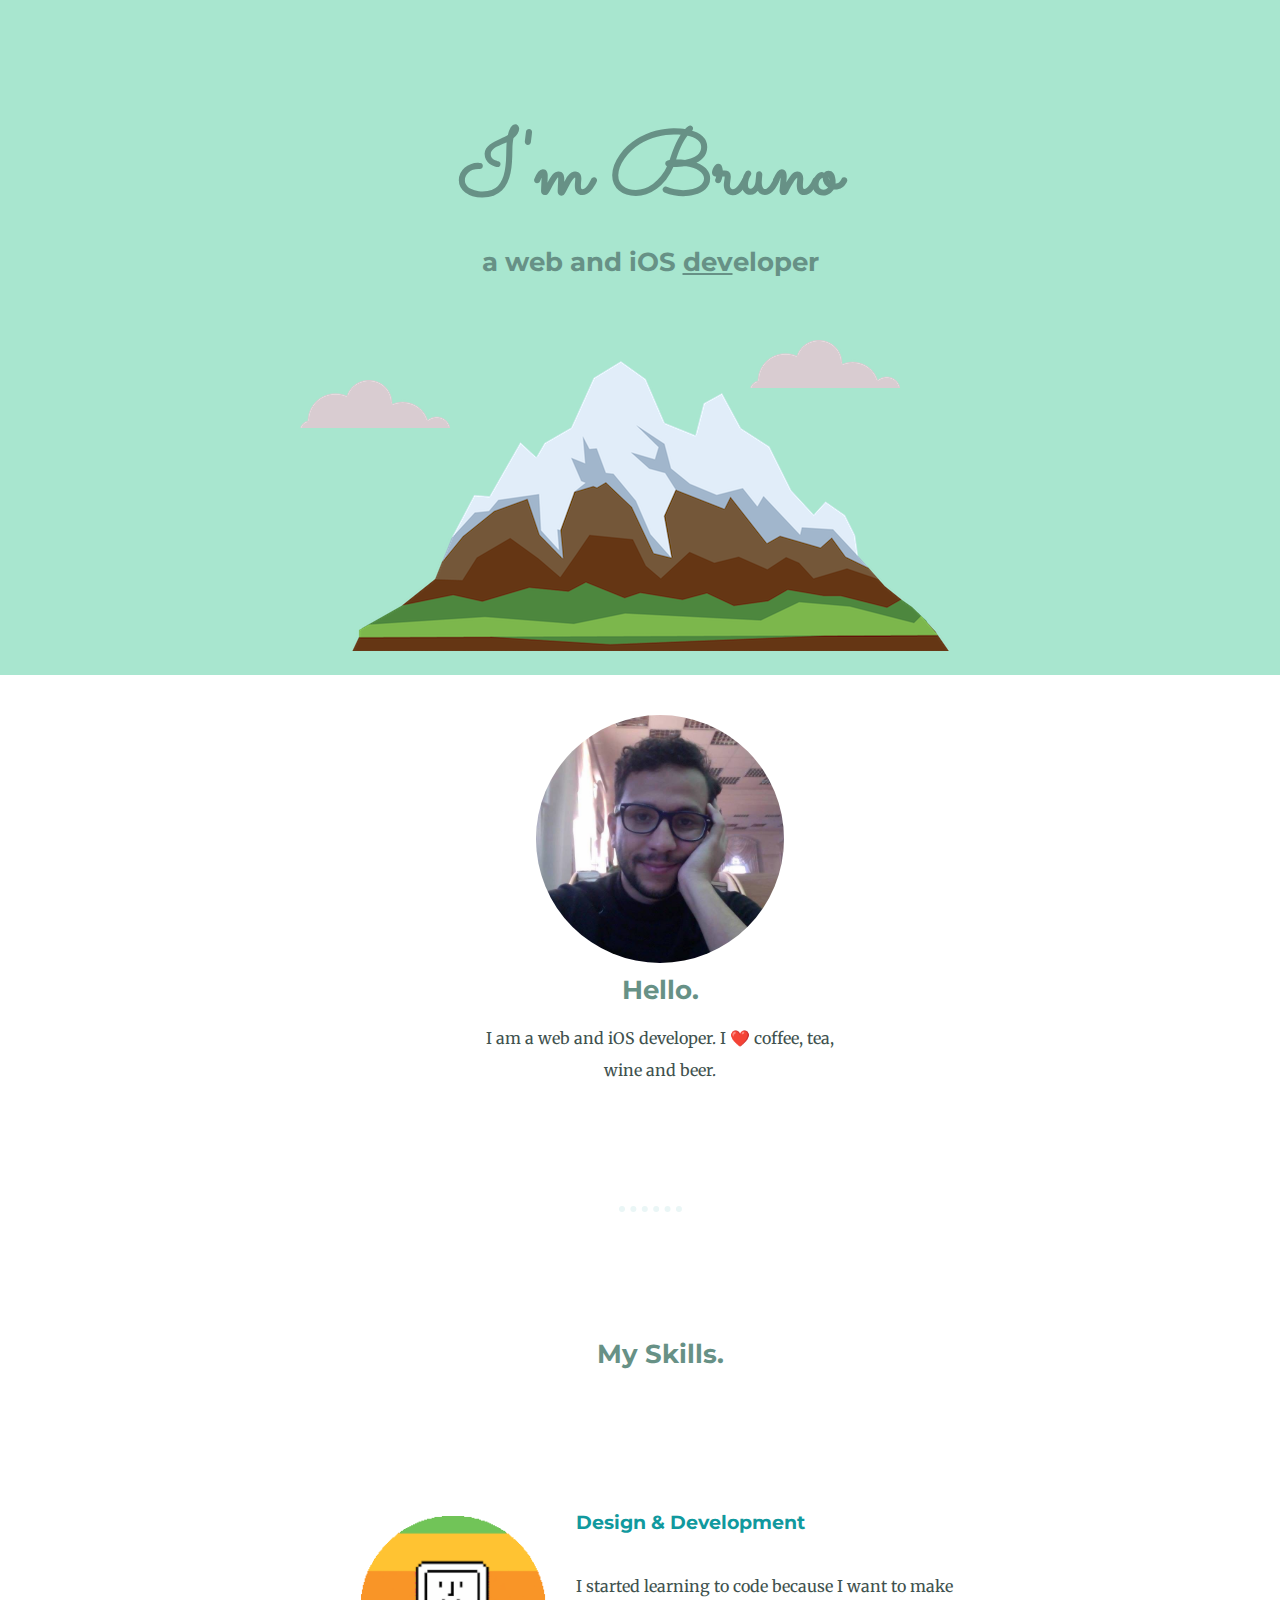
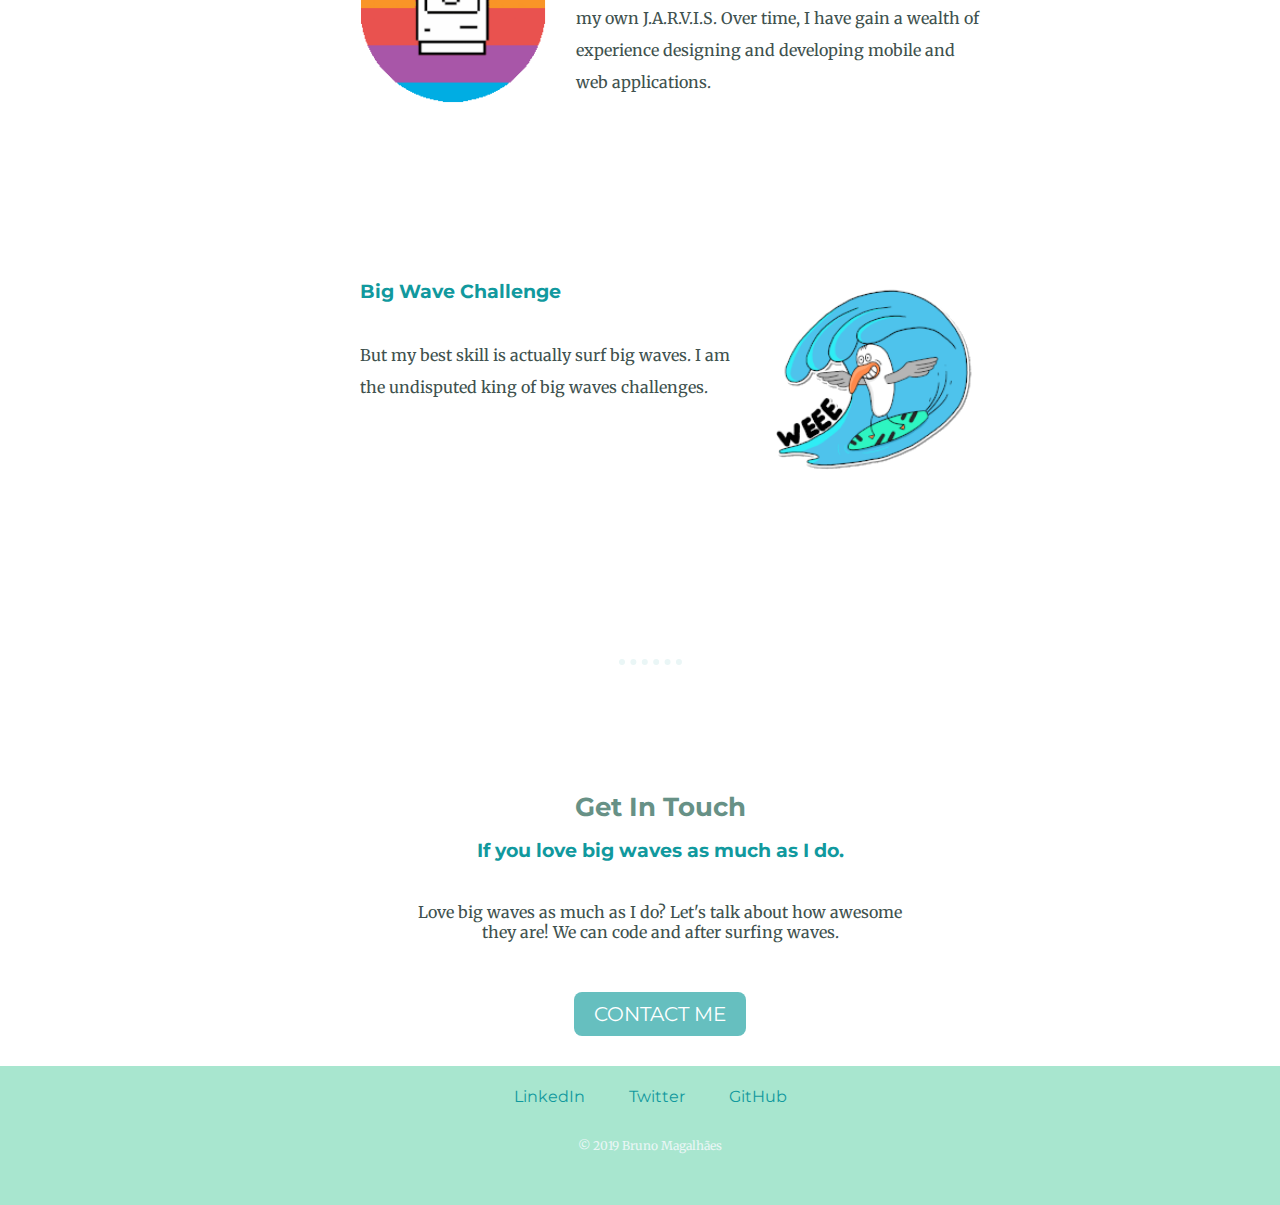
<file: index.html>
<!DOCTYPE html>
<html lang="pt-BR" dir="ltr">
  <head>
    <meta charset="utf-8">
    <title>Bruno Magalhães</title>

    <link rel="stylesheet" href="css/styles.css">
    <link rel="icon" href="favicon.ico">
    <link href="https://fonts.googleapis.com/css?family=Merriweather|Montserrat|Sacramento" rel="stylesheet">
  </head>

  <body>

    <div class="top-container">
      <img class="top-cloud" src="CSS-My_Site_Images/cloud.png" alt="cloud-img">

      <h1>I'm Bruno</h1>
      <h2>a web and iOS <span class="dev">dev</span>eloper</h2>

      <img class="bottom-cloud" src="CSS-My_Site_Images/cloud.png" alt="cloud-img">
      <img class="mountain"src="CSS-My_Site_Images/mountain.png" alt="mountain-img">

    </div>

    <div class="middle-container">
      <div class="profile">
        <img class="bruno-photo" src="CSS-My_Site_Images/bruno.jpg"alt="bruno-photo">
        <h2>Hello.</h2>
        <p class="intro">I am a web and iOS developer. I ❤️ coffee, tea, wine and beer.</p>
      </div>
      <hr>
      <div class="skills">
        <h2>My Skills.</h2>
        <div class="skill-row">
          <img class="computer" src="CSS-My_Site_Images/200w.gif" alt="computer">
          <h3>Design & Development</h3>
          <p class="code-skill-description">I started learning to code because I want to make my own J.A.R.V.I.S. Over time, I have gain a wealth of experience designing and developing mobile and web applications.</p>
        </div>
        <div class="skill-row">
          <img class="surf" src="CSS-My_Site_Images/surf.gif" alt="surf">
          <h3>Big Wave Challenge</h3></h3>
          <p>But my best skill is actually surf big waves. I am the undisputed king of big waves challenges. </p>
        </div>
      </div>
      <hr>
      <div class="contact-me">
        <h2>Get In Touch</h2>
        <h3>If you love big waves as much as I do.</h3>
        <p class="contact-message">Love big waves as much as I do? Let's talk about how awesome they are! We can code and after surfing waves.</p>
        <a class="btn" href="mailto:magalhaesbrunop@gmail.com">CONTACT ME</a>
      </div>
    </div>


    <div class="bottom-container">
      <a class="footer-link" href="https://www.linkedin.com/in/magalhaesbrunop/">LinkedIn</a>
      <a class="footer-link" href="https://twitter.com/magalhaesbrunop">Twitter</a>
      <a class="footer-link" href="https://github.com/magalhaesbrunop/">GitHub</a>
      <p class="copyright">© 2019 Bruno Magalhães</p>
    </div>


  </body>
</html>
</file>
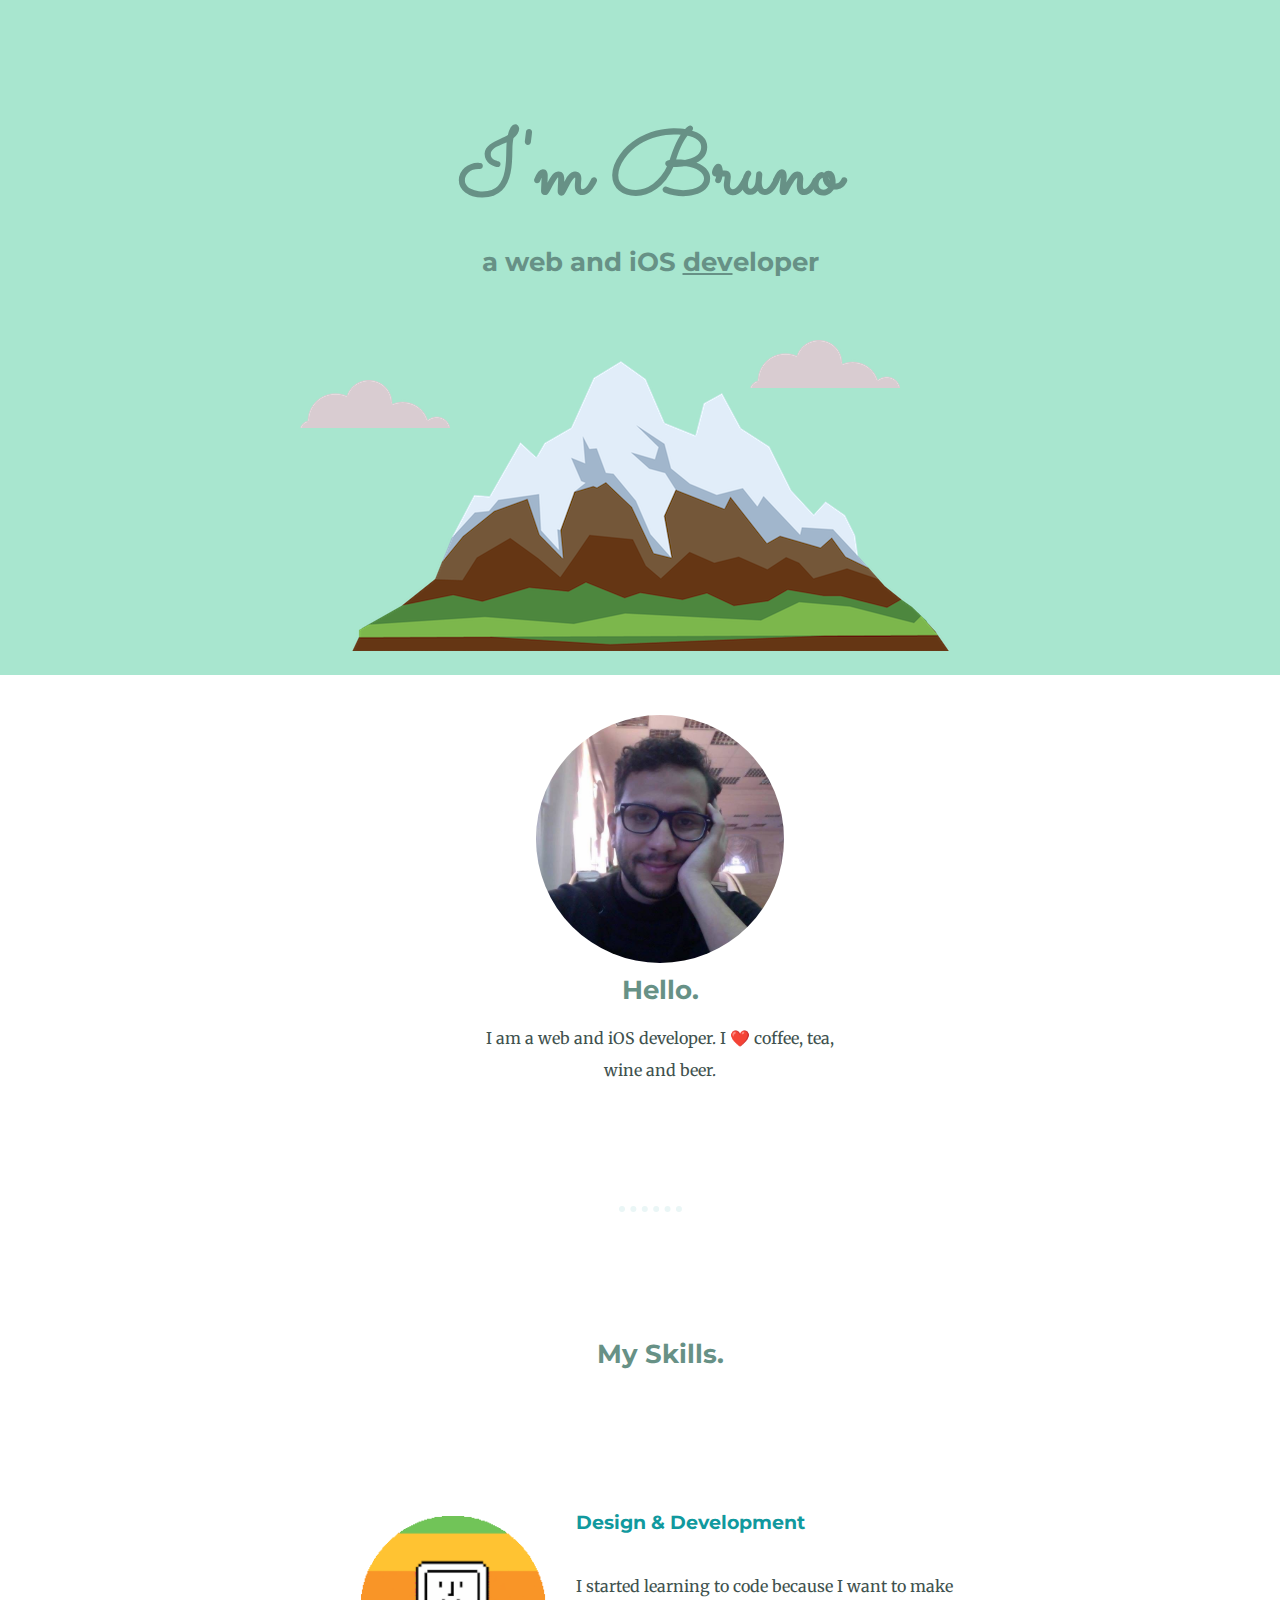
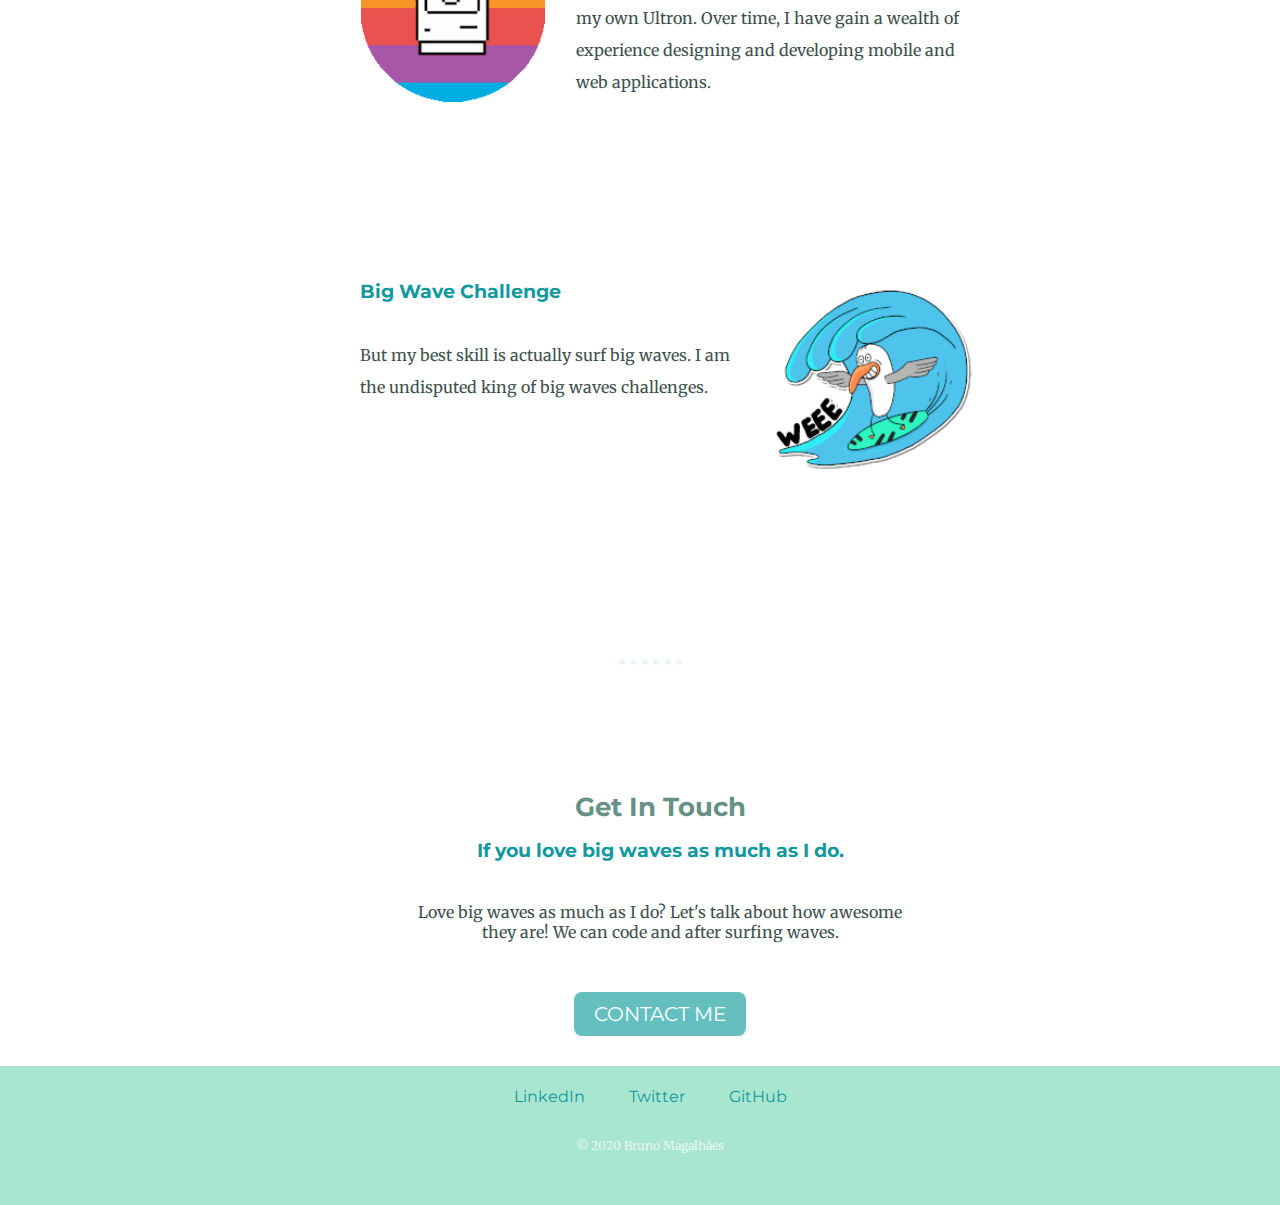
<file: mywebsite-master/index.html>
<!DOCTYPE html>
<html lang="pt-BR" dir="ltr">
  <head>
    <meta charset="utf-8">
    <title>Bruno Magalhães</title>

    <link rel="stylesheet" href="css/styles.css">
    <link rel="icon" href="favicon.ico">
    <link href="https://fonts.googleapis.com/css?family=Merriweather|Montserrat|Sacramento" rel="stylesheet">
  </head>

  <body>

    <div class="top-container">
      <img class="top-cloud" src="CSS-My_Site_Images/cloud.png" alt="cloud-img">

      <h1>I'm Bruno</h1>
      <h2>a web and iOS <span class="dev">dev</span>eloper</h2>

      <img class="bottom-cloud" src="CSS-My_Site_Images/cloud.png" alt="cloud-img">
      <img class="mountain" src="CSS-My_Site_Images/mountain.png" alt="mountain-img">

    </div>

    <div class="middle-container">
      <div class="profile">
        <img class="bruno-photo" src="CSS-My_Site_Images/bruno.jpg" alt="bruno-photo">
        <h2>Hello.</h2>
        <p class="intro">I am a web and iOS developer. I ❤️ coffee, tea, wine and beer.</p>
      </div>
      <hr>
      <div class="skills">
        <h2>My Skills.</h2>
        <div class="skill-row">
          <img class="computer" src="CSS-My_Site_Images/200w.gif" alt="computer">
          <h3>Design & Development</h3>
          <p class="code-skill-description">I started learning to code because I want to make my own Ultron. Over time, I have gain a wealth of experience designing and developing mobile and web applications.</p>
        </div>
        <div class="skill-row">
          <img class="surf" src="CSS-My_Site_Images/surf.gif" alt="surf">
          <h3>Big Wave Challenge</h3>
          <p>But my best skill is actually surf big waves. I am the undisputed king of big waves challenges. </p>
        </div>
      </div>
      <hr>
      <div class="contact-me">
        <h2>Get In Touch</h2>
        <h3>If you love big waves as much as I do.</h3>
        <p class="contact-message">Love big waves as much as I do? Let's talk about how awesome they are! We can code and after surfing waves.</p>
        <a class="btn" href="mailto:magalhaesbrunop@gmail.com">CONTACT ME</a>
      </div>
    </div>


    <div class="bottom-container">
      <a class="footer-link" href="https://www.linkedin.com/in/magalhaesbrunop/">LinkedIn</a>
      <a class="footer-link" href="https://twitter.com/magalhaesbrunop">Twitter</a>
      <a class="footer-link" href="https://github.com/magalhaesbrunop/">GitHub</a>
      <p class="copyright">© 2020 Bruno Magalhães</p>
    </div>


  </body>
</html>
</file>
<file: css/styles.css>
div {
  padding-top: 20px;
  padding-left: 20px;
  padding-bottom: 20px;
}

body {
  margin: 0;
  text-align: center;
  font-family: 'Merriweather', serif;
  color: #40514E;
}

h1 {
  margin: 90px auto 0 auto;
  font-family: 'Sacramento', cursive;
  font-size: 5.562rem;
  margin-top: 50px auto 0 auto;
  color: #679186;
}

h2 {

font-family: 'Montserrat', sans-serif;
font-size: 1.6rem;
color: #679186;
line-height: 2px;
padding-bottom: 10px;

}

h3 {

font-family: 'Montserrat', sans-serif;
color: #11999E;
padding-bottom: 10px;
}

hr {
 border-style: none;
 width: 5%;
 border-top-style: dotted;
 border-color: #EAF6F6;
 border-width: 6px;
 margin: 100px auto;
}

.intro {
  width: 30%;
  margin: auto;
  line-height: 2;

}

.dev {
  text-decoration: underline;
}

.top-container {
  background-color: #a8e6cf;
}

.middle-container {
  margin: 0;
}

.bottom-container {
  background-color: #a8e6cf;

}

.copyright {
  color: #EAF6F6;
  font-size: 0.75rem;
  padding: 20px 0;
}

.contact-message {
  width: 40%;
  margin: 30px auto 60px;
}

.skill-row {
  width: 50%;
  margin: 100px auto 100px auto;
  text-align: left;
  line-height: 2;
}

.bruno-photo {
  width: 20%;
  border-radius: 50%;
}

.computer {
  width: 30%;
  float: left;
  margin-right: 30px;
  margin-top: 30px;

}

.surf {
  width: 35%;
  float: right;
  margin-left: 30px;
  margin-top: 15px;
}

.btn {
  color: #11999E;
}

.footer-link {
  color: #11999E;
  font-family: 'Montserrat', sans-serif;
  margin: 10px 20px;
  text-decoration: none;
}

.footer-link:hover {
  color: #EAF6F6
}

.bottom-cloud {
  position: absolute;
  left: 300px;
  top: 380px;
}

.top-cloud {
  position: absolute;
  right: 380px;
  top: 340px;
}

.btn {
  -webkit-border-radius: 8;
  -moz-border-radius: 8;
  border-radius: 8px;
  font-family: 'Montserrat', sans-serif;
  color: #ffffff;
  font-size: 20px;
  background: #66BFBF;
  padding: 10px 20px 10px 20px;
  text-decoration: none;
}

.btn:hover {
  background: #3cb0fd;
  background-image: -webkit-linear-gradient(top, #3cb0fd, #3498db);
  background-image: -moz-linear-gradient(top, #3cb0fd, #3498db);
  background-image: -ms-linear-gradient(top, #3cb0fd, #3498db);
  background-image: -o-linear-gradient(top, #3cb0fd, #3498db);
  background-image: linear-gradient(to bottom, #3cb0fd, #3498db);
  text-decoration: none;
}
</file>
<file: mywebsite-master/css/styles.css>
div {
  padding-top: 20px;
  padding-left: 20px;
  padding-bottom: 20px;
}

body {
  margin: 0;
  text-align: center;
  font-family: 'Merriweather', serif;
  color: #40514E;
}

h1 {
  margin: 90px auto 0 auto;
  font-family: 'Sacramento', cursive;
  font-size: 5.562rem;
  margin-top: 50px auto 0 auto;
  color: #679186;
}

h2 {

font-family: 'Montserrat', sans-serif;
font-size: 1.6rem;
color: #679186;
line-height: 2px;
padding-bottom: 10px;

}

h3 {

font-family: 'Montserrat', sans-serif;
color: #11999E;
padding-bottom: 10px;
}

hr {
 border-style: none;
 width: 5%;
 border-top-style: dotted;
 border-color: #EAF6F6;
 border-width: 6px;
 margin: 100px auto;
}

.intro {
  width: 30%;
  margin: auto;
  line-height: 2;

}

.dev {
  text-decoration: underline;
}

.top-container {
  background-color: #a8e6cf;
}

.middle-container {
  margin: 0;
}

.bottom-container {
  background-color: #a8e6cf;

}

.copyright {
  color: #EAF6F6;
  font-size: 0.75rem;
  padding: 20px 0;
}

.contact-message {
  width: 40%;
  margin: 30px auto 60px;
}

.skill-row {
  width: 50%;
  margin: 100px auto 100px auto;
  text-align: left;
  line-height: 2;
}

.bruno-photo {
  width: 20%;
  border-radius: 50%;
}

.computer {
  width: 30%;
  float: left;
  margin-right: 30px;
  margin-top: 30px;

}

.surf {
  width: 35%;
  float: right;
  margin-left: 30px;
  margin-top: 15px;
}

.btn {
  color: #11999E;
}

.footer-link {
  color: #11999E;
  font-family: 'Montserrat', sans-serif;
  margin: 10px 20px;
  text-decoration: none;
}

.footer-link:hover {
  color: #EAF6F6
}

.bottom-cloud {
  position: absolute;
  left: 300px;
  top: 380px;
}

.top-cloud {
  position: absolute;
  right: 380px;
  top: 340px;
}

.btn {
  -webkit-border-radius: 8;
  -moz-border-radius: 8;
  border-radius: 8px;
  font-family: 'Montserrat', sans-serif;
  color: #ffffff;
  font-size: 20px;
  background: #66BFBF;
  padding: 10px 20px 10px 20px;
  text-decoration: none;
}

.btn:hover {
  background: #3cb0fd;
  background-image: -webkit-linear-gradient(top, #3cb0fd, #3498db);
  background-image: -moz-linear-gradient(top, #3cb0fd, #3498db);
  background-image: -ms-linear-gradient(top, #3cb0fd, #3498db);
  background-image: -o-linear-gradient(top, #3cb0fd, #3498db);
  background-image: linear-gradient(to bottom, #3cb0fd, #3498db);
  text-decoration: none;
}
</file>
